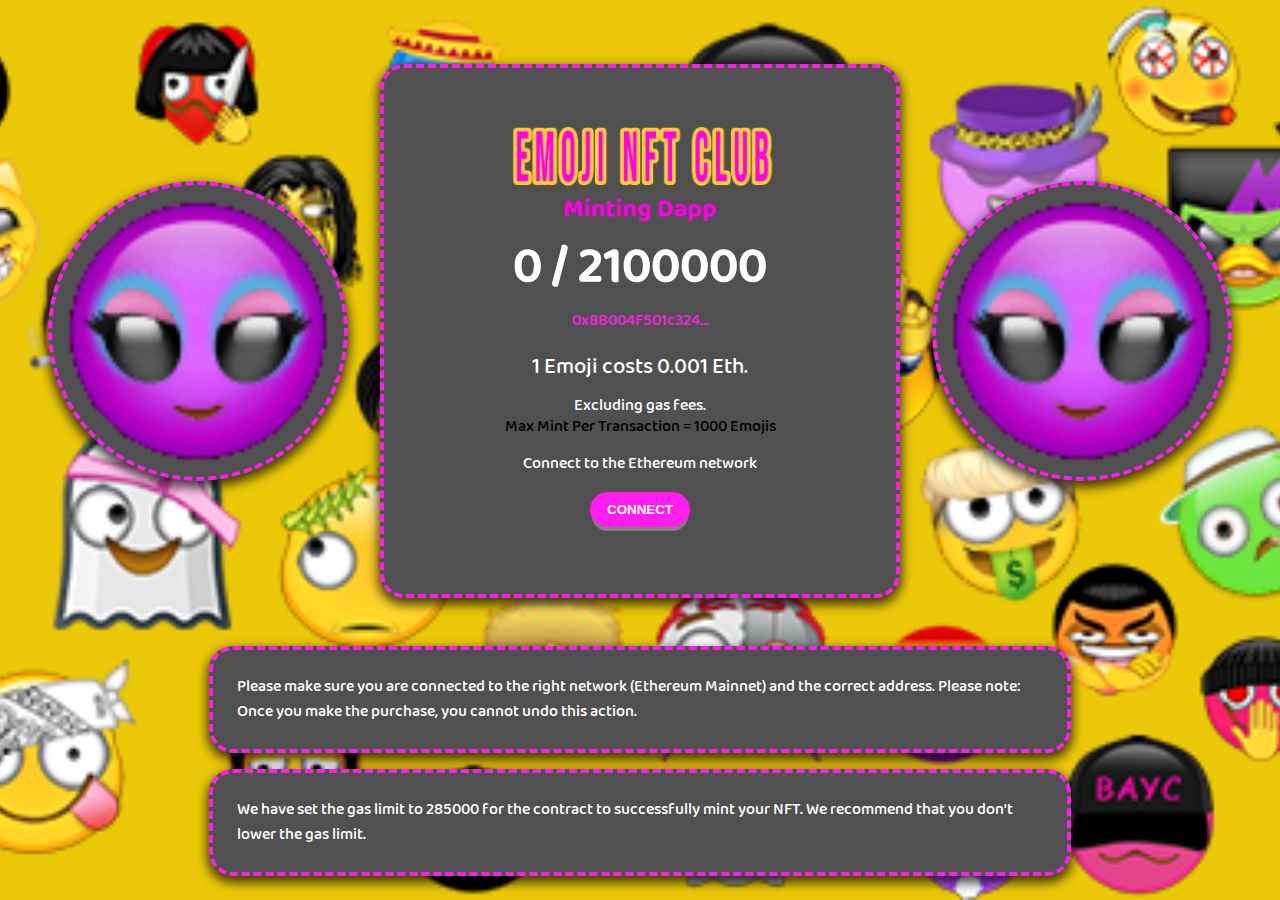
<file: index.html>
<!doctype html><html lang="en"><head><meta charset="utf-8"/><base href="/"/><link rel="icon" href="/favicon.ico"/><meta name="viewport" content="width=device-width,initial-scale=1"/><meta name="theme-color" content="#000000"/><link rel="stylesheet" href="/config/theme.css"/><link rel="apple-touch-icon" href="/logo192.png"/><link rel="manifest" href="/manifest.json"/><title>Emojinftclub</title><meta name="description" content="Mint your Emoji Nft Club NFT"/><link href="/static/css/main.5c2f1e68.chunk.css" rel="stylesheet"></head><body><noscript>You need to enable JavaScript to run this app.</noscript><div id="root"></div><script>!function(e){function t(t){for(var n,u,a=t[0],c=t[1],l=t[2],f=0,s=[];f<a.length;f++)u=a[f],Object.prototype.hasOwnProperty.call(o,u)&&o[u]&&s.push(o[u][0]),o[u]=0;for(n in c)Object.prototype.hasOwnProperty.call(c,n)&&(e[n]=c[n]);for(p&&p(t);s.length;)s.shift()();return i.push.apply(i,l||[]),r()}function r(){for(var e,t=0;t<i.length;t++){for(var r=i[t],n=!0,a=1;a<r.length;a++){var c=r[a];0!==o[c]&&(n=!1)}n&&(i.splice(t--,1),e=u(u.s=r[0]))}return e}var n={},o={1:0},i=[];function u(t){if(n[t])return n[t].exports;var r=n[t]={i:t,l:!1,exports:{}};return e[t].call(r.exports,r,r.exports,u),r.l=!0,r.exports}u.e=function(e){var t=[],r=o[e];if(0!==r)if(r)t.push(r[2]);else{var n=new Promise((function(t,n){r=o[e]=[t,n]}));t.push(r[2]=n);var i,a=document.createElement("script");a.charset="utf-8",a.timeout=120,u.nc&&a.setAttribute("nonce",u.nc),a.src=function(e){return u.p+"static/js/"+({}[e]||e)+"."+{3:"1414eae9"}[e]+".chunk.js"}(e);var c=new Error;i=function(t){a.onerror=a.onload=null,clearTimeout(l);var r=o[e];if(0!==r){if(r){var n=t&&("load"===t.type?"missing":t.type),i=t&&t.target&&t.target.src;c.message="Loading chunk "+e+" failed.\n("+n+": "+i+")",c.name="ChunkLoadError",c.type=n,c.request=i,r[1](c)}o[e]=void 0}};var l=setTimeout((function(){i({type:"timeout",target:a})}),12e4);a.onerror=a.onload=i,document.head.appendChild(a)}return Promise.all(t)},u.m=e,u.c=n,u.d=function(e,t,r){u.o(e,t)||Object.defineProperty(e,t,{enumerable:!0,get:r})},u.r=function(e){"undefined"!=typeof Symbol&&Symbol.toStringTag&&Object.defineProperty(e,Symbol.toStringTag,{value:"Module"}),Object.defineProperty(e,"__esModule",{value:!0})},u.t=function(e,t){if(1&t&&(e=u(e)),8&t)return e;if(4&t&&"object"==typeof e&&e&&e.__esModule)return e;var r=Object.create(null);if(u.r(r),Object.defineProperty(r,"default",{enumerable:!0,value:e}),2&t&&"string"!=typeof e)for(var n in e)u.d(r,n,function(t){return e[t]}.bind(null,n));return r},u.n=function(e){var t=e&&e.__esModule?function(){return e.default}:function(){return e};return u.d(t,"a",t),t},u.o=function(e,t){return Object.prototype.hasOwnProperty.call(e,t)},u.p="/",u.oe=function(e){throw console.error(e),e};var a=this.webpackJsonphashlips_nft_minting_dapp=this.webpackJsonphashlips_nft_minting_dapp||[],c=a.push.bind(a);a.push=t,a=a.slice();for(var l=0;l<a.length;l++)t(a[l]);var p=c;r()}([])</script><script src="/static/js/2.df82ad59.chunk.js"></script><script src="/static/js/main.f3242e2b.chunk.js"></script></body></html>
</file>
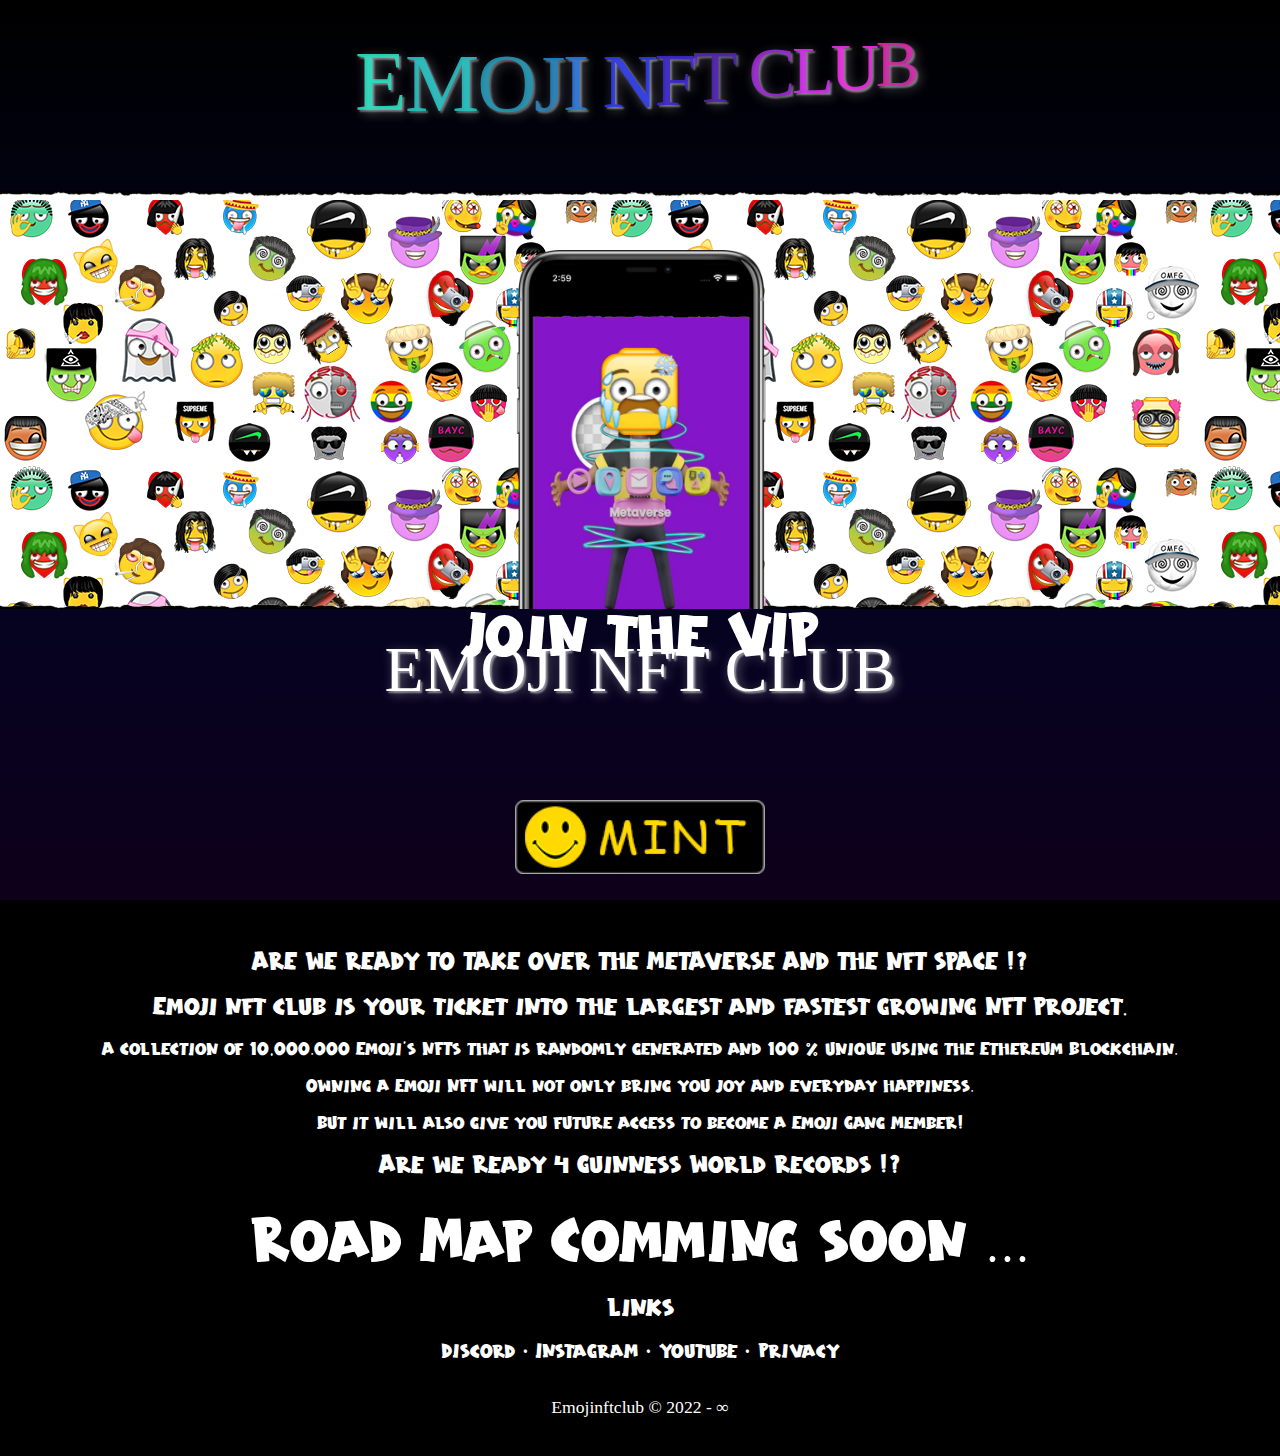
<file: backup/index.html>
<html>
    <head>
        <title>Emojinftclub</title>
        <meta charset="utf-8">
        <meta name="viewport" content="width=device-width, initial-scale=1.0">
        <meta name="keywords" content="nattskiftet goth emoji emo ios app">

        <link rel="apple-touch-icon" sizes="57x57" href="assets/favicon/apple-icon-57x57.png">
        <link rel="apple-touch-icon" sizes="60x60" href="assets/favicon/apple-icon-60x60.png">
        <link rel="apple-touch-icon" sizes="72x72" href="assets/favicon/apple-icon-72x72.png">
        <link rel="apple-touch-icon" sizes="76x76" href="assets/favicon/apple-icon-76x76.png">
        <link rel="apple-touch-icon" sizes="114x114" href="assets/favicon/apple-icon-114x114.png">
        <link rel="apple-touch-icon" sizes="120x120" href="assets/favicon/apple-icon-120x120.png">
        <link rel="apple-touch-icon" sizes="144x144" href="assets/favicon/apple-icon-144x144.png">
        <link rel="apple-touch-icon" sizes="152x152" href="assets/favicon/apple-icon-152x152.png">
        <link rel="apple-touch-icon" sizes="180x180" href="assets/favicon/apple-icon-180x180.png">
        <link rel="icon" type="image/png" sizes="192x192"  href="assets/favicon/android-icon-192x192.png">
        <link rel="icon" type="image/png" sizes="32x32" href="assets/favicon/favicon-32x32.png">
        <link rel="icon" type="image/png" sizes="96x96" href="assets/favicon/favicon-96x96.png">
        <link rel="icon" type="image/png" sizes="16x16" href="assets/favicon/favicon-16x16.png">
        <link rel="manifest" href="assets/favicon/manifest.json">
        <meta name="msapplication-TileColor" content="#000000">
        <meta name="msapplication-TileImage" content="assets/favicon/ms-icon-144x144.png">
        <meta name="theme-color" content="#000000">
        
        <link rel="stylesheet" type="text/css" href="assets/style.css">
    </head>

    <body>
        <header>
		    <br><br>
			<section><h1 class='rainbow-text'>EMOJI NFT CLUB</h1></section>			
        </header>

        <section class="hero">
            <div class="torn bw"></div>
            <div class="hero-image">
                <img src="assets/images/iPhone.png" />
            </div>
            <div class="torn tb"></div>
        </section>

        <article class="download">
		<h1>Join the VIP </h1>
		<section><h1 class='rainbow-text'>EMOJI NFT CLUB</h1></section>
            <a href="mint/index.html">
                <img src="assets/images/appstore.png" alt="Mint Now" />
            </a>
			<h2>ARE WE READY TO TAKE OVER THE METAVERSE AND THE NFT SPACE !?</h2>
			<h2>Emoji nft club is your ticket into the largest and fastest growing NFT Project.</h2>
			<h3>A collection of 10,000.000 Emoji's NFTs that is randomly generated and 100 % Unique using the Ethereum Blockchain.</h3>
			<h3>Owning a Emoji NFT will not only bring you joy and everyday happiness.</h3>
			<h3>But it will also give you future access to become a Emoji Gang Member!</h3>
			<h2>Are we Ready 4 Guinness World Records !?</h2>	
			<br>
        </article>
		
		<h1>Road Map Comming soon ...</h1>

        <section>
            <h2>Links</h2>
            <div class="link-list">
                <a href="#">Discord</a> ·
                <a href="#">Instagram</a> ·
                <a href="#">Youtube</a> ·
                <a href="privacy.html">Privacy</a>
            </div>  
        </section>

        <footer>
             Emojinftclub © 2022 - ∞ 
        </footer>
		<script  src="./script.js"></script>
    </body>
</html>
</file>
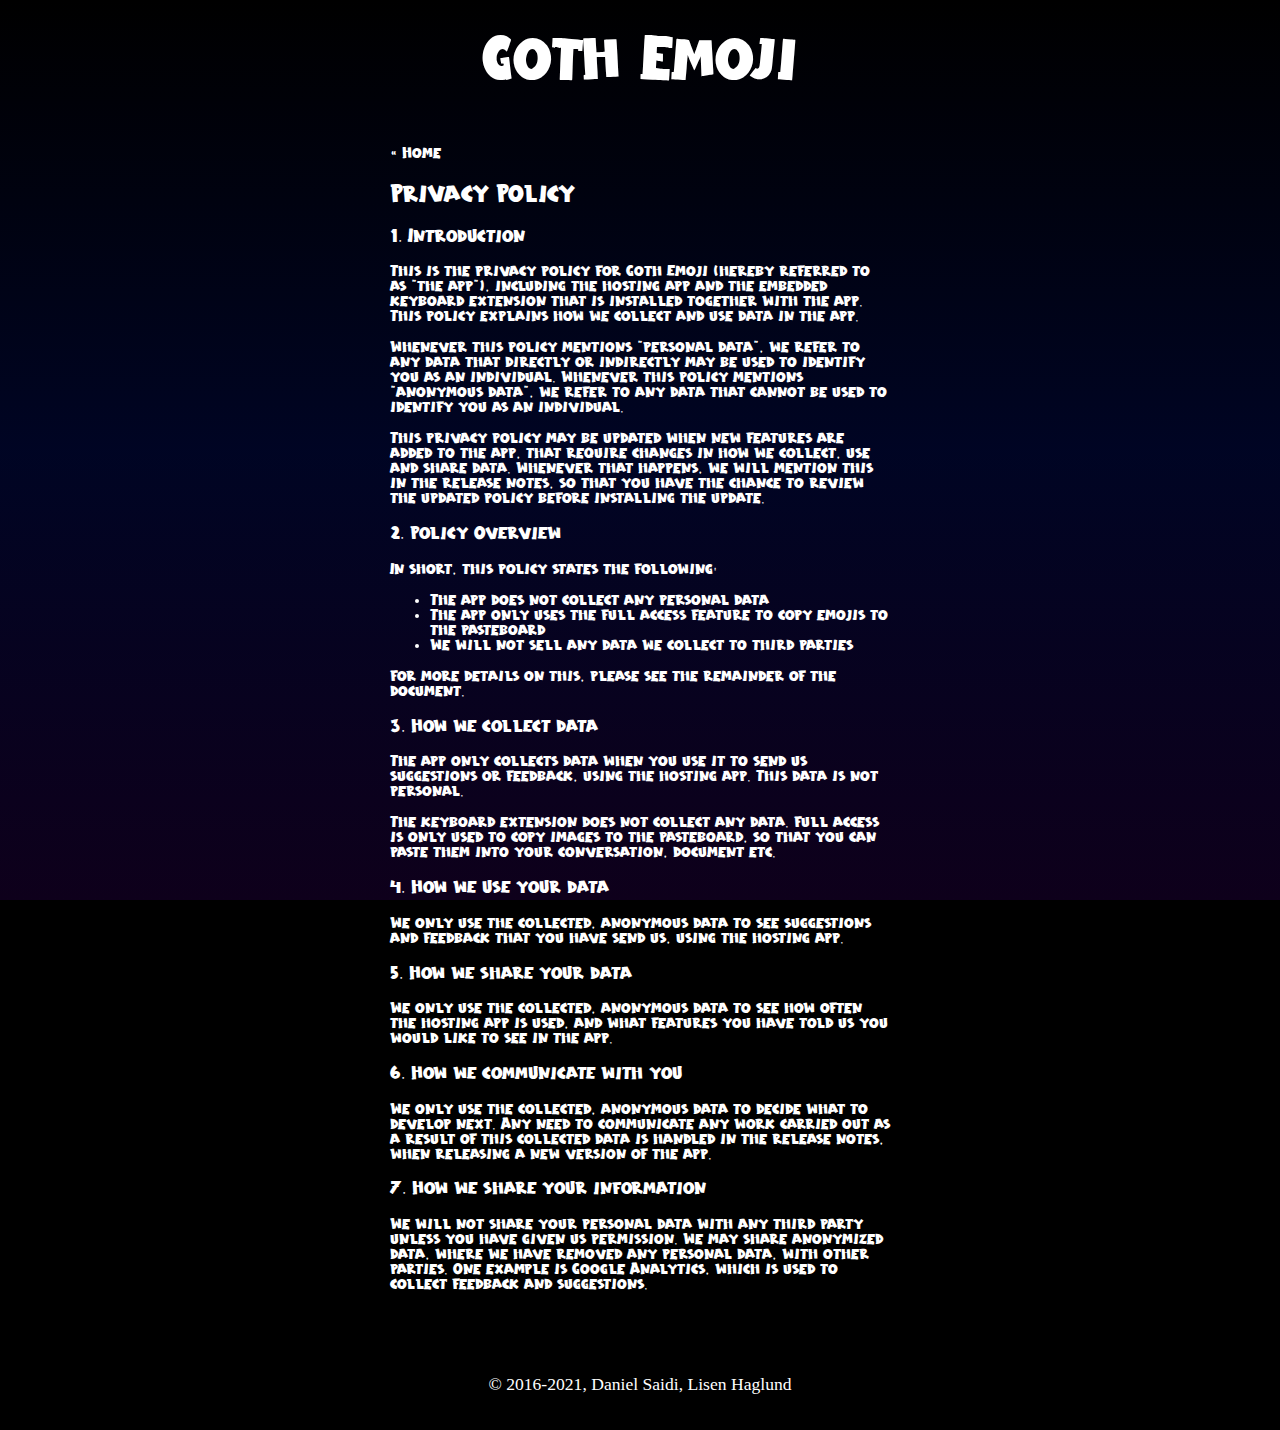
<file: privacy.html>
<html>
    <head>
        <title>Goth Emoji</title>
        <meta charset="utf-8">
        <meta name="viewport" content="width=device-width, initial-scale=1.0">
        <meta name="keywords" content="nattskiftet goth emoji emo ios app">

        <link rel="apple-touch-icon" sizes="57x57" href="assets/favicon/apple-icon-57x57.png">
        <link rel="apple-touch-icon" sizes="60x60" href="assets/favicon/apple-icon-60x60.png">
        <link rel="apple-touch-icon" sizes="72x72" href="assets/favicon/apple-icon-72x72.png">
        <link rel="apple-touch-icon" sizes="76x76" href="assets/favicon/apple-icon-76x76.png">
        <link rel="apple-touch-icon" sizes="114x114" href="assets/favicon/apple-icon-114x114.png">
        <link rel="apple-touch-icon" sizes="120x120" href="assets/favicon/apple-icon-120x120.png">
        <link rel="apple-touch-icon" sizes="144x144" href="assets/favicon/apple-icon-144x144.png">
        <link rel="apple-touch-icon" sizes="152x152" href="assets/favicon/apple-icon-152x152.png">
        <link rel="apple-touch-icon" sizes="180x180" href="assets/favicon/apple-icon-180x180.png">
        <link rel="icon" type="image/png" sizes="192x192"  href="assets/favicon/android-icon-192x192.png">
        <link rel="icon" type="image/png" sizes="32x32" href="assets/favicon/favicon-32x32.png">
        <link rel="icon" type="image/png" sizes="96x96" href="assets/favicon/favicon-96x96.png">
        <link rel="icon" type="image/png" sizes="16x16" href="assets/favicon/favicon-16x16.png">
        <link rel="manifest" href="assets/favicon/manifest.json">
        <meta name="msapplication-TileColor" content="#000000">
        <meta name="msapplication-TileImage" content="assets/favicon/ms-icon-144x144.png">
        <meta name="theme-color" content="#000000">
        
        <link rel="stylesheet" type="text/css" href="assets/style.css">
    </head>

    <body class="privacy">
        <header>
            <h1>Goth Emoji</h1>
        </header>

        <section class="privacy">
            <article>
                
                <div class="content">

                    <h4><a href="/">« Home</a></h4>

                    <h2>Privacy Policy</h2>

                    <h3>1. Introduction</h3>

                    <p>This is the privacy policy for Goth Emoji (hereby referred to as "the app"), including the hosting app and the embedded keyboard extension that is installed together with the app. This policy explains how we collect and use data in the app.</p>

                    <p>Whenever this policy mentions "personal data", we refer to any data that directly or indirectly may be used to identify you as an individual. Whenever this policy mentions "anonymous data", we refer to any data that cannot be used to identify you as an individual.</p>

                    <p>This privacy policy may be updated when new features are added to the app, that require changes in how we collect, use and share data. Whenever that happens, we will mention this in the release notes, so that you have the chance to review the updated policy before installing the update.</p>


                    <h3>2. Policy Overview</h3>
                                        
                    <p>In short, this policy states the following:</p>
                                        
                    <ul>
                        <li>The app does not collect any personal data</li>
                        <li>The app only uses the full access feature to copy emojis to the pasteboard</li>
                        <li>We will not sell any data we collect to third parties</li>
                    </ul>

                    <p>For more details on this, please see the remainder of the document.</p>


                    <h3>3. How we collect data</h3>

                    <p>The app only collects data when you use it to send us suggestions or feedback, using the hosting app. This data is not personal.</p>

                    <p>The keyboard extension does not collect any data. Full access is only used to copy images to the pasteboard, so that you can paste them into your conversation, document etc.</p>


                    <h3>4. How we use your data</h3>

                    <p>We only use the collected, anonymous data to see suggestions and feedback that you have send us, using the hosting app.</p>


                    <h3>5. How we share your data</h3>

                    <p>We only use the collected, anonymous data to see how often the hosting app is used, and what features you have told us you would like to see in the app.</p>


                    <h3>6. How we communicate with you</h3>

                    <p>We only use the collected, anonymous data to decide what to develop next. Any need to communicate any work carried out as a result of this collected data is handled in the release notes, when releasing a new version of the app.</p>


                    <h3>7. How we share your information</h3>

                    <p>We will not share your personal data with any third party unless you have given us permission. We may share anonymized data, where we have removed any personal data, with other parties. One example is Google Analytics, which is used to collect feedback and suggestions.</p>

                    <p>&nbsp;</p>
                </div>
            </article>
        </section>

        <footer>
            <span>© 2016-2021, Daniel Saidi, Lisen Haglund</span>
        </footer>
    </body>
</html>
</file>
<file: config/theme.css>
:root {
  --primary: #ebc908;
  --primary-text: #1a1a1a;
  --secondary: #ff1dec;
  --secondary-text: #ffffff;
  --accent: #505050;
  --accent-text: #ffffff;
}
</file>
<file: static/css/main.5c2f1e68.chunk.css>
a,abbr,acronym,address,applet,article,aside,audio,b,big,blockquote,body,canvas,caption,center,cite,code,dd,del,details,dfn,div,dl,dt,em,embed,fieldset,figcaption,figure,footer,form,h1,h2,h3,h4,h5,h6,header,hgroup,html,i,iframe,img,ins,kbd,label,legend,li,mark,menu,nav,object,ol,output,p,pre,q,ruby,s,samp,section,small,span,strike,strong,sub,summary,sup,table,tbody,td,tfoot,th,thead,time,tr,tt,u,ul,var,video{margin:0;padding:0;border:0;font-size:100%;font:inherit;vertical-align:baseline}article,aside,details,figcaption,figure,footer,header,hgroup,menu,nav,section{display:block}body{line-height:1}ol,ul{list-style:none}blockquote,q{quotes:none}blockquote:after,blockquote:before,q:after,q:before{content:"";content:none}table{border-collapse:collapse;border-spacing:0}@font-face{font-family:"coder";src:local("coder"),url(/static/media/font.617a0a92.woff) format("woff")}body{font-family:"coder","Roboto","Oxygen","Ubuntu","Cantarell","Fira Sans","Droid Sans","Helvetica Neue",sans-serif;-webkit-font-smoothing:antialiased;-moz-osx-font-smoothing:grayscale}*,body{margin:0}*{padding:0;box-sizing:border-box}code{font-family:source-code-pro,Menlo,Monaco,Consolas,"Courier New",monospace}body::-webkit-scrollbar{display:none}body{-ms-overflow-style:none;scrollbar-width:none}html{background-color:"#4C4C4C"}div{-webkit-user-select:none;-ms-user-select:none;user-select:none;-o-user-select:none}
/*# sourceMappingURL=main.5c2f1e68.chunk.css.map */
</file>
<file: backup/assets/style.css>
@font-face {
    font-family: Loli Pop;
    src: url(fonts/LoliPop.ttf);
}

html, body {
    padding: 0;
    margin: 0 auto;
    background: black;
    color: white;
    text-align: center;
    font-family: Loli Pop;
}

a {
    color: inherit;
    text-decoration: none;   
}

h1, h2, h3, h4 { font-weight: normal; }

h1 { margin: 0; }
h1 { font-size: 4em; }
h2 { font-size: 1.6em; }

header { padding: 2em 0; }

.torn {
    height: 9px;
    min-height: 9px;
}

.torn.bw {
    background: url(images/torn-bw.png);
}

.torn.wb {
    background: url(images/torn-wb.png);
}

.torn.tb {
    background: url(images/torn-tb.png);
}


.hero {
    overflow: hidden;
    background: white url(images/emojis.png);
}

.hero-image {
    height: 400px;
}

.hero img {
    padding-top: 50px;
    width: 340px;
}


.download img { 
    padding: 3.5em; 
    width: 250px;
}


.link-list { 
    font-size: 1.3em; 
}


footer {
    font-family: cloister;
    font-size: 1.1em;
    padding: 2em 0;
}


section.privacy article {
    margin: auto;
    text-align: left;
    max-width: 500px;
}

@import url(https://fonts.googleapis.com/css?family=Bangers);
html,
body {
  height: 100%;
  -webkit-overflow-scrolling: touch;
}

body {
  background: #000;
  background-image: linear-gradient( to bottom, rgba(0, 0, 0, .5), rgba(0, 9, 71, .5), rgba(28, 0, 54, .5)), url('https://i.imgur.com/g8gmGHq.jpg');
  background-size: auto, 100% auto;
}

body {
  height: 100%;
  width: 100%;
}

.rainbow-text {
  font-family: 'Bangers', cursive;
  letter-spacing: 0px;
  text-shadow: 
    3px 3px 12px rgba(255, 255, 255, .4), 
    2px 2px 2px rgba(255, 255, 255, .5);
  margin: 0;
  position: relative;
  top: 50%;
  transform: translateY(-50%);
}
</file>
<file: assets/style.css>
@font-face {
    font-family: Loli Pop;
    src: url(fonts/LoliPop.ttf);
}

html, body {
    padding: 0;
    margin: 0 auto;
    background: black;
    color: white;
    text-align: center;
    font-family: Loli Pop;
}

a {
    color: inherit;
    text-decoration: none;   
}

h1, h2, h3, h4 { font-weight: normal; }

h1 { margin: 0; }
h1 { font-size: 4em; }
h2 { font-size: 1.6em; }

header { padding: 2em 0; }

.torn {
    height: 9px;
    min-height: 9px;
}

.torn.bw {
    background: url(images/torn-bw.png);
}

.torn.wb {
    background: url(images/torn-wb.png);
}

.torn.tb {
    background: url(images/torn-tb.png);
}


.hero {
    overflow: hidden;
    background: white url(images/emojis.png);
}

.hero-image {
    height: 400px;
}

.hero img {
    padding-top: 50px;
    width: 340px;
}


.download img { 
    padding: 3.5em; 
    width: 250px;
}


.link-list { 
    font-size: 1.3em; 
}


footer {
    font-family: cloister;
    font-size: 1.1em;
    padding: 2em 0;
}


section.privacy article {
    margin: auto;
    text-align: left;
    max-width: 500px;
}

@import url(https://fonts.googleapis.com/css?family=Bangers);
html,
body {
  height: 100%;
  -webkit-overflow-scrolling: touch;
}

body {
  background: #000;
  background-image: linear-gradient( to bottom, rgba(0, 0, 0, .5), rgba(0, 9, 71, .5), rgba(28, 0, 54, .5)), url('https://i.imgur.com/g8gmGHq.jpg');
  background-size: auto, 100% auto;
}

body {
  height: 100%;
  width: 100%;
}

.rainbow-text {
  font-family: 'Bangers', cursive;
  letter-spacing: 0px;
  text-shadow: 
    3px 3px 12px rgba(255, 255, 255, .4), 
    2px 2px 2px rgba(255, 255, 255, .5);
  margin: 0;
  position: relative;
  top: 50%;
  transform: translateY(-50%);
}
</file>
